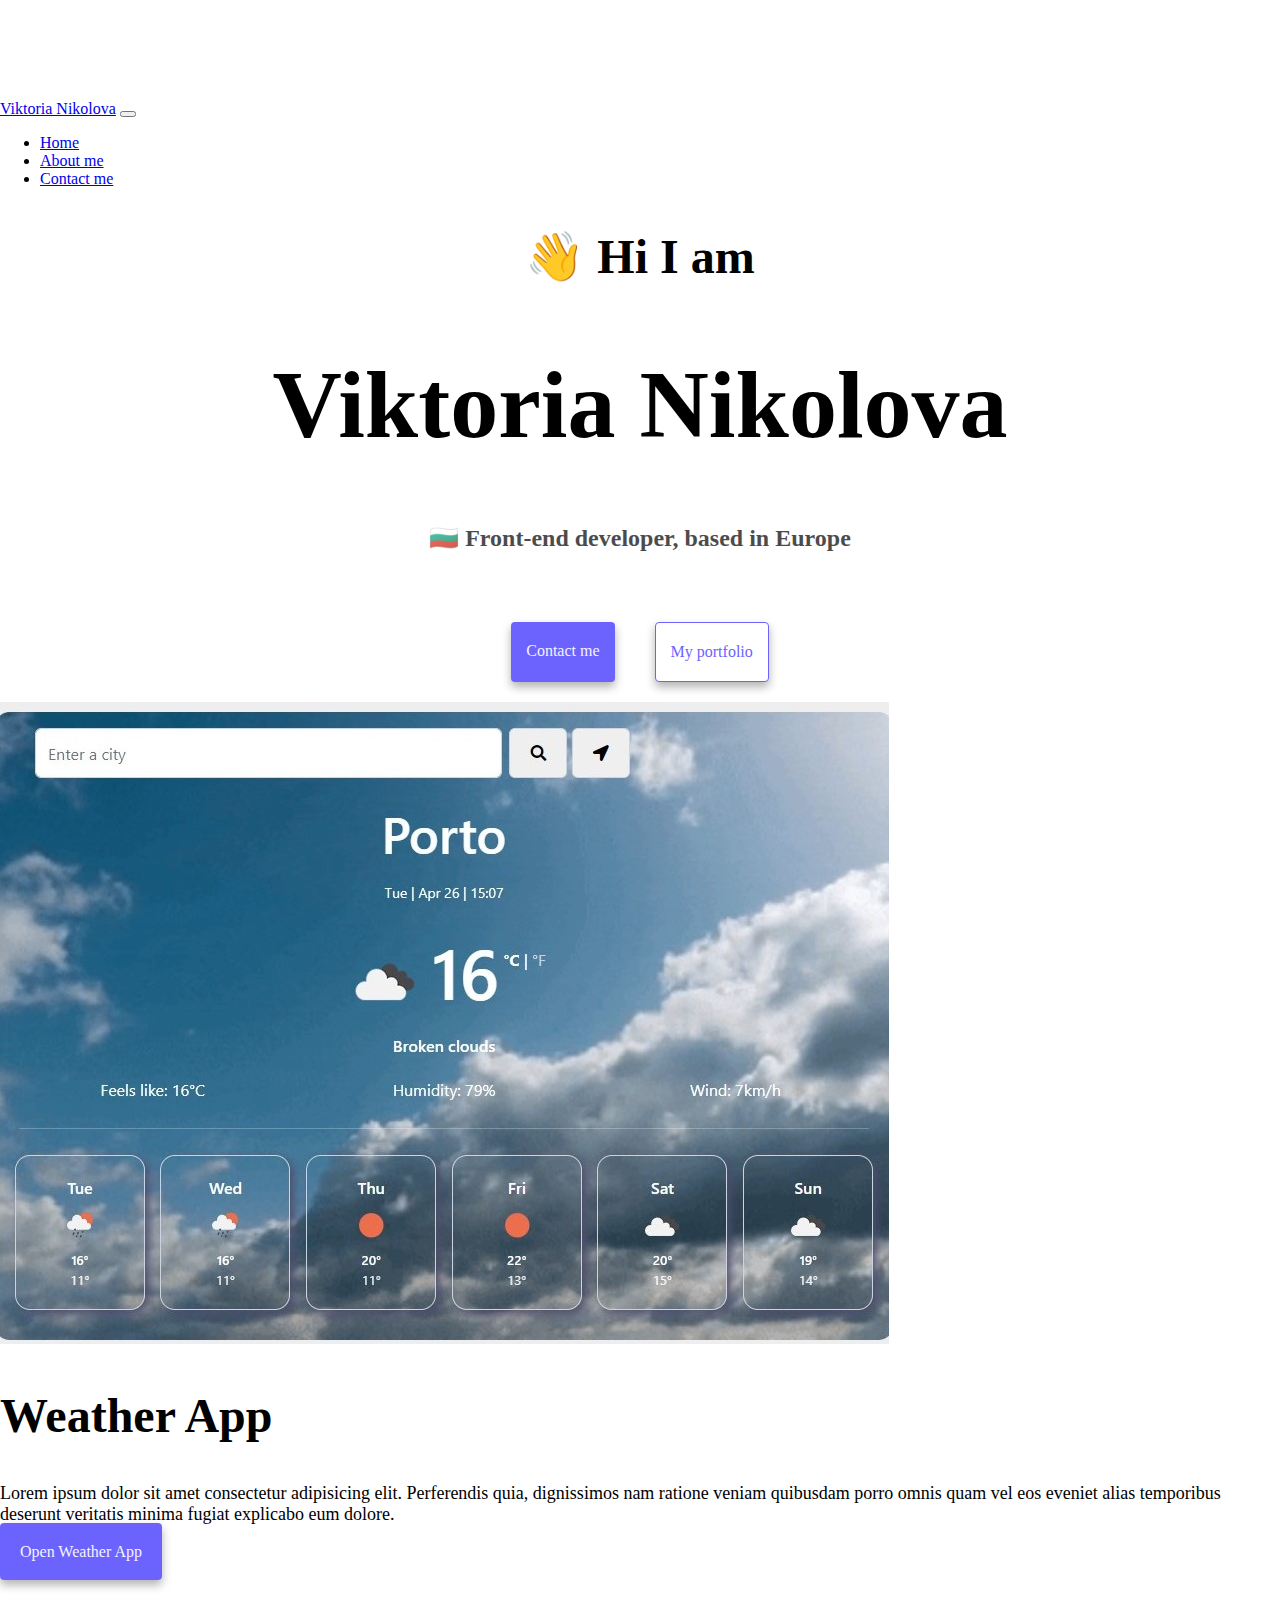
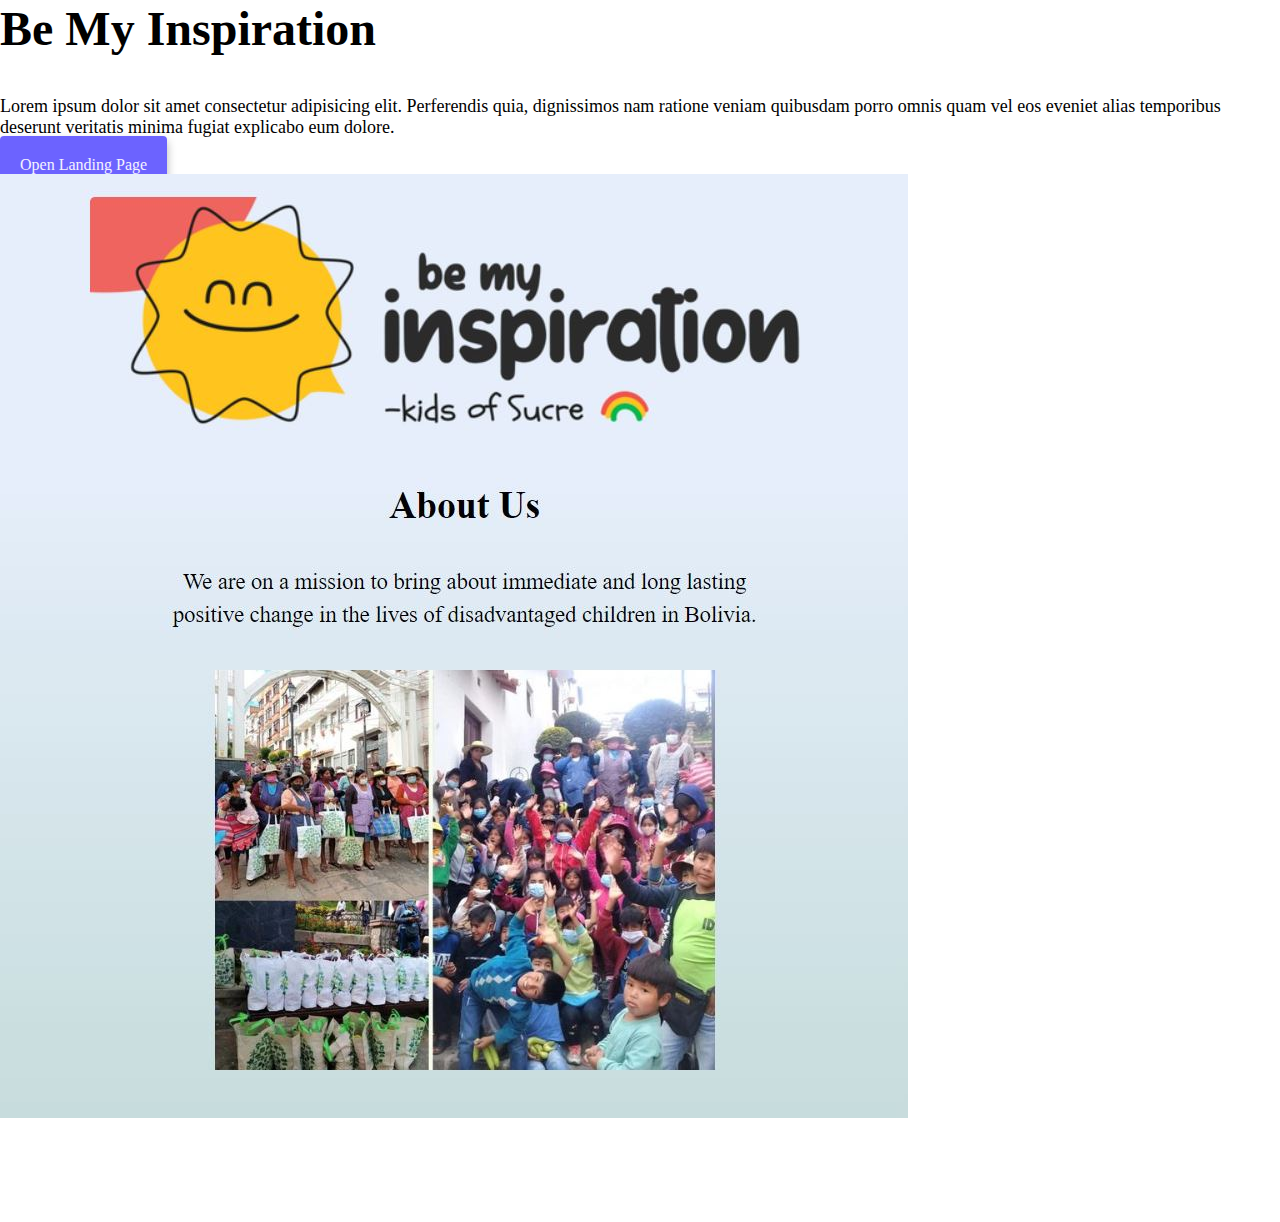
<file: index.html>
<!DOCTYPE html>
<html lang="en">
  <head>
    <meta charset="UTF-8" />
    <meta http-equiv="X-UA-Compatible" content="IE=edge" />
    <meta name="viewport" content="width=device-width, initial-scale=1.0" />
    <link
      href="https://cdn.jsdelivr.net/npm/bootstrap@5.1.3/dist/css/bootstrap.min.css"
      rel="stylesheet"
      integrity="sha384-1BmE4kWBq78iYhFldvKuhfTAU6auU8tT94WrHftjDbrCEXSU1oBoqyl2QvZ6jIW3"
      crossorigin="anonymous"
    />
    <script
      src="https://cdn.jsdelivr.net/npm/bootstrap@5.1.3/dist/js/bootstrap.bundle.min.js"
      integrity="sha384-ka7Sk0Gln4gmtz2MlQnikT1wXgYsOg+OMhuP+IlRH9sENBO0LRn5q+8nbTov4+1p"
      crossorigin="anonymous"
    ></script>
    <title>Viktoria Nikolova Front-end developer portfolio</title>
    <meta
      name="description"
      content="Front-end developer based in Europe available for freelance projects, contact her for full time software developer jobs"
    />
    <link rel="stylesheet" href="style.css" />
  </head>
  <body>
    <nav class="navbar navbar-expand-lg navbar-light bg-light fixed-top">
      <div class="container-fluid">
        <a class="navbar-brand" href="index.html">Viktoria Nikolova</a>
        <button
          class="navbar-toggler"
          type="button"
          data-bs-toggle="collapse"
          data-bs-target="#navbarNav"
          aria-controls="navbarNav"
          aria-expanded="false"
          aria-label="Toggle navigation"
        >
          <span class="navbar-toggler-icon"></span>
        </button>
        <div class="collapse navbar-collapse" id="navbarNav">
          <ul class="navbar-nav">
            <li class="nav-item">
              <a
                class="nav-link active"
                aria-current="page"
                href="index.html"
                title="homepage"
                >Home</a
              >
            </li>
            <li class="nav-item">
              <a class="nav-link" href="about.html" title="about Viktoria"
                >About me</a
              >
            </li>
            <li class="nav-item">
              <a
                class="nav-link"
                href="about.html#contact"
                title="contact Viktoria"
                >Contact me</a
              >
            </li>
          </ul>
        </div>
      </div>
    </nav>
    <h2 class="text-center">👋 Hi I am</h2>
    <h1 class="text-center">Viktoria Nikolova</h1>
    <h3 class="text-center">🇧🇬 Front-end developer, based in Europe</h3>
    <div class="navigation-links mb-5">
      <a
        href="about.html#contact"
        title="contact Viktoria Nikolova"
        class="contact-link"
        >Contact me</a
      >
      <a href="about.html" title="About me" class="about-link">My portfolio</a>
    </div>
    <div class="container">
      <div class="row">
        <div class="col-md-6">
          <img
            src="weather-app-snapshot.jpg"
            alt="weather-app image"
            class="img-fluid rounded d-none d-sm-block"
          />
        </div>
        <div class="col-md-6">
          <h2 class="mb-3">Weather App</h2>
          <p>
            Lorem ipsum dolor sit amet consectetur adipisicing elit. Perferendis
            quia, dignissimos nam ratione veniam quibusdam porro omnis quam vel
            eos eveniet alias temporibus deserunt veritatis minima fugiat
            explicabo eum dolore.
          </p>
          <div class="mt-5">
            <a
              href="https://weather-app-viktorianikolova.netlify.app"
              target="_blank"
              class="weather-link project-link"
              title="Open my weather application"
            >
              Open Weather App
            </a>
          </div>
        </div>
      </div>
      <div class="row">
        <div class="col-md-6">
          <h2 class="mb-3 mt-5">Be My Inspiration</h2>
          <p>
            Lorem ipsum dolor sit amet consectetur adipisicing elit. Perferendis
            quia, dignissimos nam ratione veniam quibusdam porro omnis quam vel
            eos eveniet alias temporibus deserunt veritatis minima fugiat
            explicabo eum dolore.
          </p>
          <div class="mt-5 mb-5">
            <a
              href="file:///C:/Users/vnikolov/OneDrive%20-%20Capgemini/Documents/She%20Codes/SheCodes%20Intro/Final%20Project.html"
              class="landing-page-link project-link"
              target="_blank"
              title="Open my landing page"
              >Open Landing Page</a
            >
          </div>
        </div>
        <div class="col-md-6 mt-5">
          <image
            src="landing-page.jpg"
            alt="landing page"
            class="img-fluid rounded d-none d-sm-block"
          />
        </div>
      </div>
    </div>
  </body>
</html>
</file>
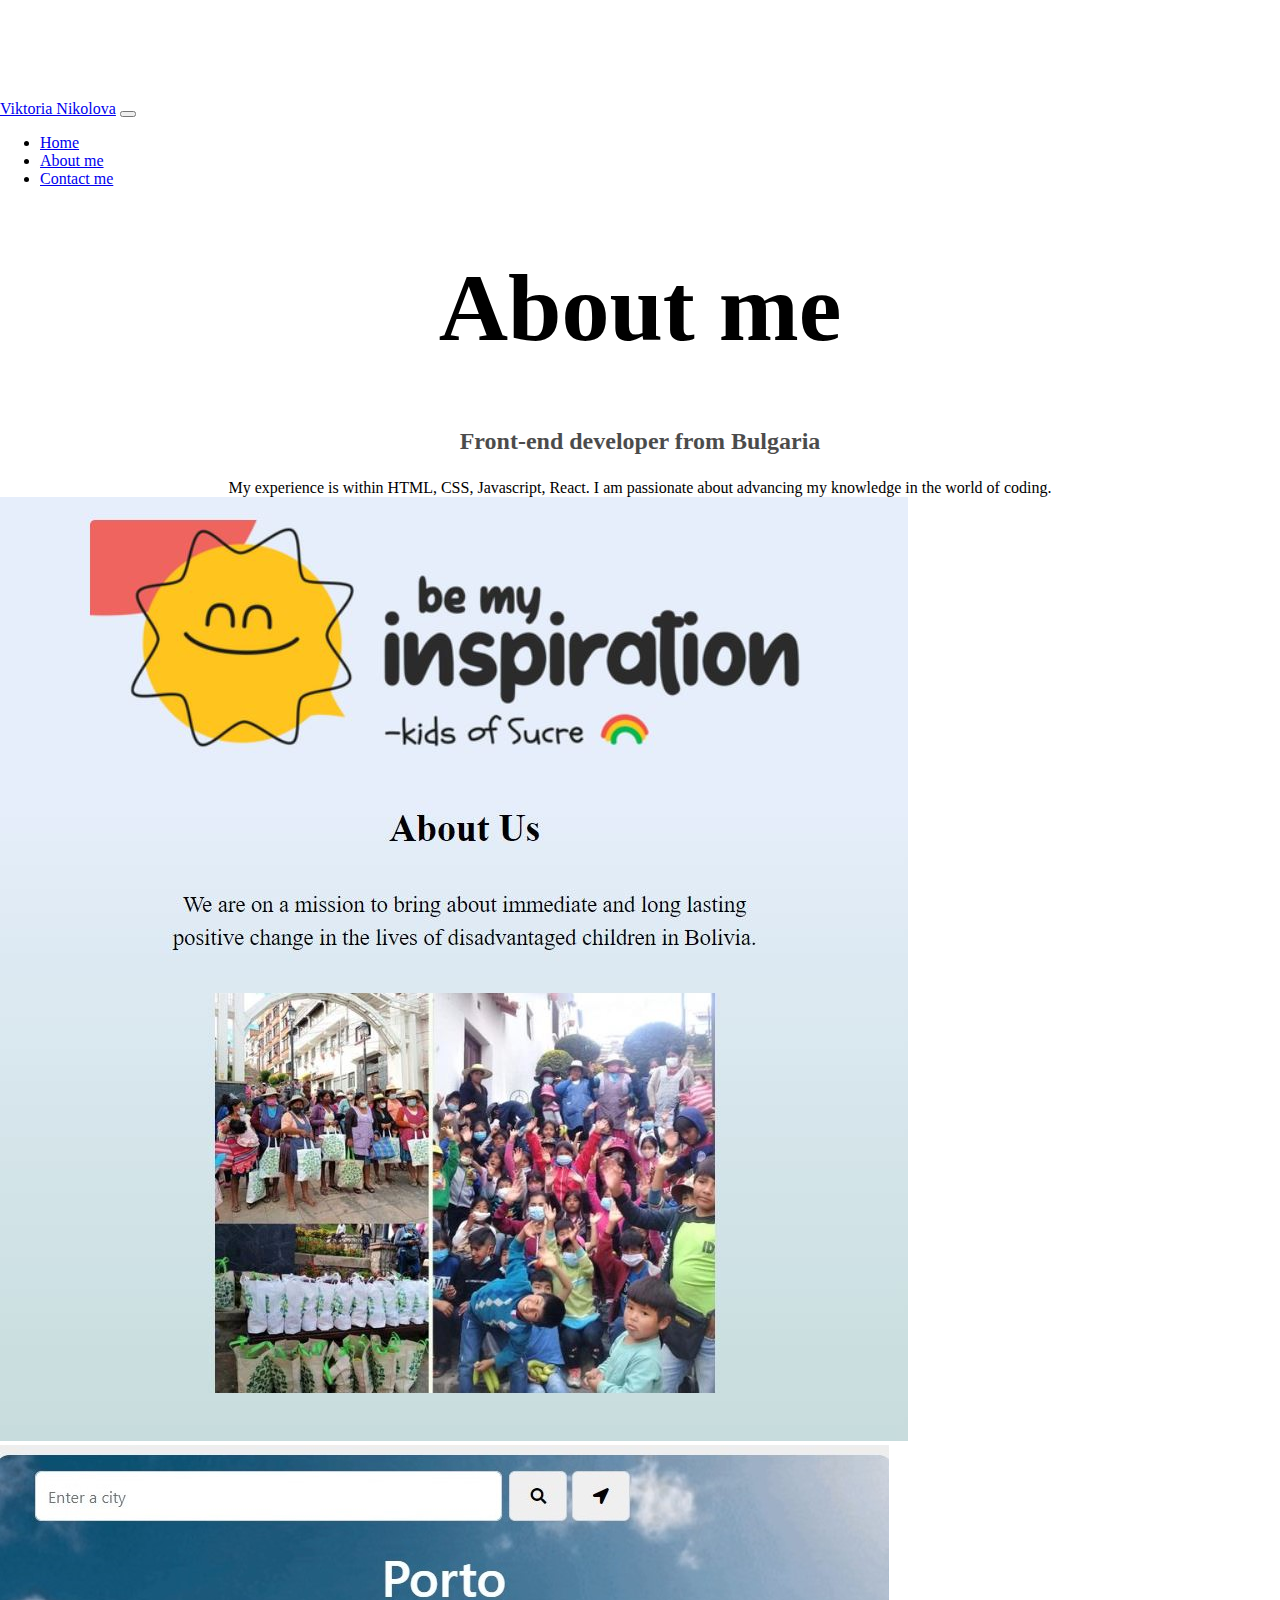
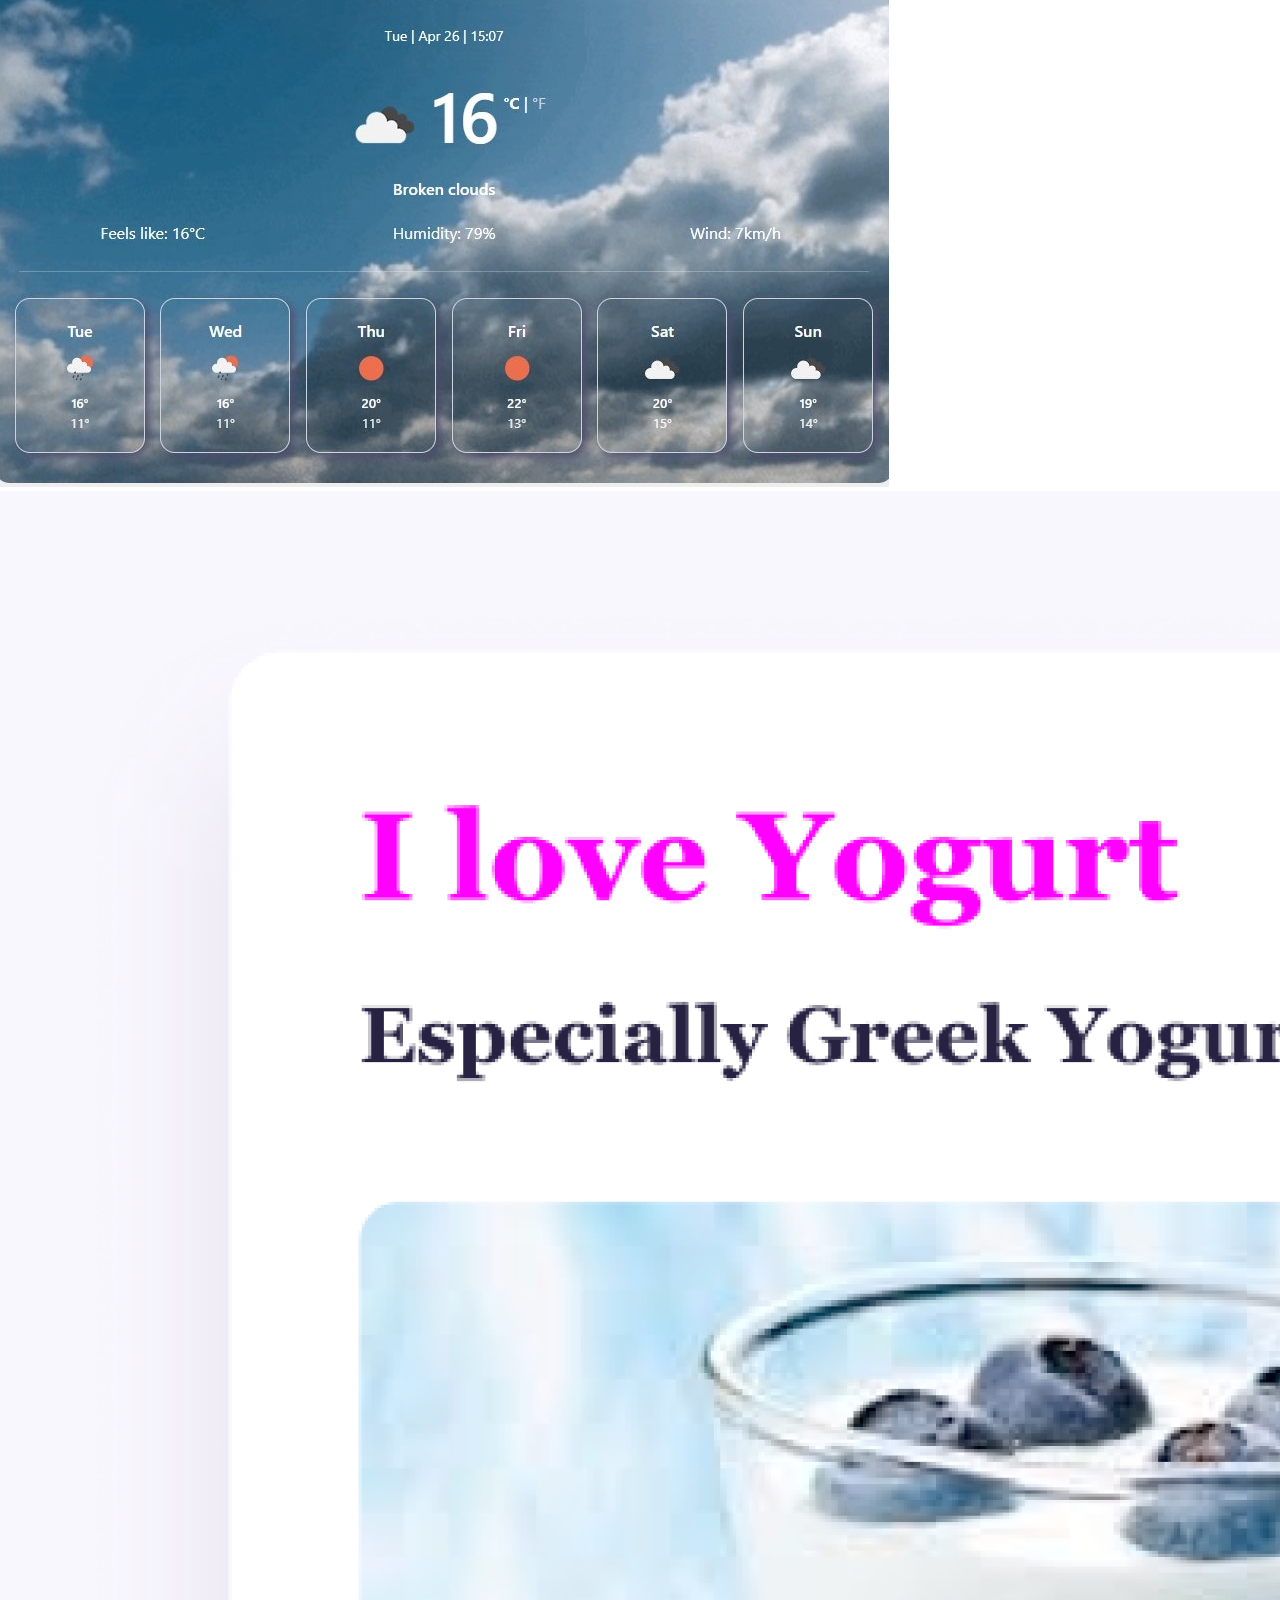
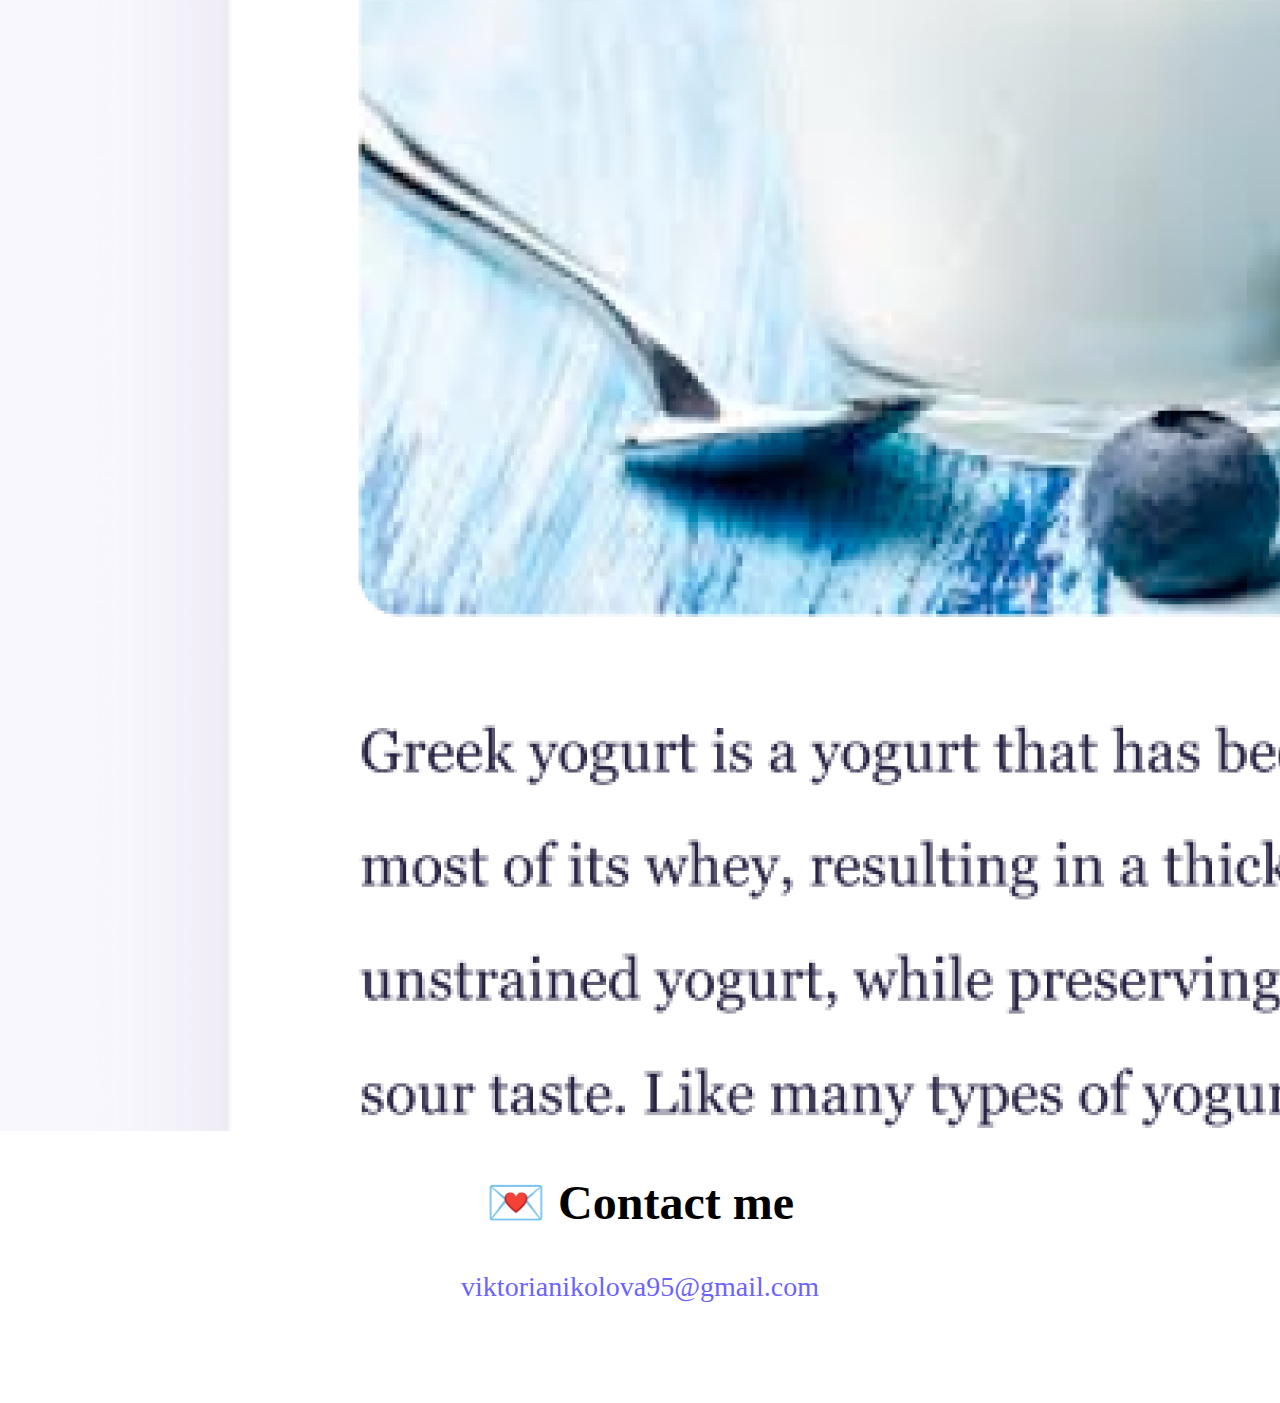
<file: about.html>
<!DOCTYPE html>
<html lang="en">
  <head>
    <meta charset="UTF-8" />
    <meta http-equiv="X-UA-Compatible" content="IE=edge" />
    <meta name="viewport" content="width=device-width, initial-scale=1.0" />
    <link
      href="https://cdn.jsdelivr.net/npm/bootstrap@5.1.3/dist/css/bootstrap.min.css"
      rel="stylesheet"
      integrity="sha384-1BmE4kWBq78iYhFldvKuhfTAU6auU8tT94WrHftjDbrCEXSU1oBoqyl2QvZ6jIW3"
      crossorigin="anonymous"
    />
    <script
      src="https://cdn.jsdelivr.net/npm/bootstrap@5.1.3/dist/js/bootstrap.bundle.min.js"
      integrity="sha384-ka7Sk0Gln4gmtz2MlQnikT1wXgYsOg+OMhuP+IlRH9sENBO0LRn5q+8nbTov4+1p"
      crossorigin="anonymous"
    ></script>
    <title>About Viktoria Nikolova</title>
    <meta
      name="description"
      content="Learn more about Viktoria- a Front-end developer based in Europe and her portfolio projects"
    />
    <link rel="stylesheet" href="style.css" />
  </head>
  <body>
    <nav class="navbar navbar-expand-lg navbar-light bg-light fixed-top">
      <div class="container-fluid">
        <a class="navbar-brand" href="index.html">Viktoria Nikolova</a>
        <button
          class="navbar-toggler"
          type="button"
          data-bs-toggle="collapse"
          data-bs-target="#navbarNav"
          aria-controls="navbarNav"
          aria-expanded="false"
          aria-label="Toggle navigation"
        >
          <span class="navbar-toggler-icon"></span>
        </button>
        <div class="collapse navbar-collapse" id="navbarNav">
          <ul class="navbar-nav">
            <li class="nav-item">
              <a
                class="nav-link"
                aria-current="page"
                href="index.html"
                title="home"
                >Home</a
              >
            </li>
            <li class="nav-item">
              <a
                class="nav-link active"
                href="about.html"
                title="about Viktoria Nikolova"
                >About me</a
              >
            </li>
            <li class="nav-item">
              <a
                class="nav-link"
                href="about.html#contact"
                title="contact Viktoria Nikolova"
                >Contact me</a
              >
            </li>
          </ul>
        </div>
      </div>
    </nav>
    <h1 class="text-center">About me</h1>
    <h3 class="text-center">Front-end developer from Bulgaria</h3>
    <div class="text-center mt-3 about-me-paragraph">
      My experience is within HTML, CSS, Javascript, React. I am passionate
      about advancing my knowledge in the world of coding.
    </div>
    <div class="container">
      <div class="row mt-5">
        <div class="col-md-4">
          <img
            src="landing-page.jpg"
            alt="landing-page-project"
            class="img-fluid p-2 mb-4 shadow rounded"
          />
        </div>
        <div class="col-md-4">
          <img
            src="weather-app-snapshot.jpg"
            alt="weather-application-project"
            class="img-fluid p-2 mb-4 shadow rounded"
          />
        </div>
        <div class="col-md-4">
          <img
            src="youghurt.png"
            alt="youghurt-project"
            class="img-fluid p-2 mb-4 shadow rounded"
          />
        </div>
      </div>
    </div>
    <div class="mt-5 mb-5">
      <h2 class="text-center">💌 Contact me</h2>
      <div id="contact">
        <a href="mailto:viktorianikolova5@gmail.com" class="email-link"
          >viktorianikolova95@gmail.com</a
        >
      </div>
    </div>
  </body>
</html>
</file>
<file: style.css>
:root {
  --primary-color: #6c63ff;
  --secondary-color: #f5f2fe;
  --box-shadow: 0 5px 10px rgba(0, 0, 0, 0.3);
}

body {
  margin: 100px 0;
}
.text-center {
  text-align: center;
}
h1 {
  font-size: 96px;
}
h2 {
  font-size: 48px;
}
h3 {
  font-size: 24px;
  opacity: 0.7;
}
p {
  font-size: 18px;
}
.navigation-links {
  display: flex;
  margin-top: 50px;
  justify-content: center;
}
.navigation-links a {
  margin: 20px;
  padding: 20px 15px;
  box-shadow: var(--box-shadow);
  text-decoration: none;
}
.contact-link {
  background: var(--primary-color);
  color: var(--secondary-color);
  border-radius: 4px;
}
.about-link {
  background: white;
  color: var(--primary-color);
  border-radius: 4px;
  border: 1px solid var(--primary-color);
}
.weather-link,
.landing-page-link {
  background: var(--primary-color);
  color: var(--secondary-color);
  border-radius: 4px;
  padding: 20px;
  text-decoration: none;
  box-shadow: var(--box-shadow);
}

.email-link {
  display: flex;
  justify-content: center;
  color: var(--primary-color);
  font-size: 28px;
  text-decoration: none;
}
.email-link:hover {
  text-decoration: underline;
}
@media (max-width: 576px) {
  .about-me-paragraph {
    margin: 10px;
  }
  .email-link {
    font-size: 20px;
  }
  p {
    text-align: center;
  }
  h2 {
    font-size: 30px;
    text-align: center;
  }
  h1 {
    font-size: 40px;
  }
  .project-link {
    display: block;
    text-align: center;
    margin: 0 20px;
  }
}
</file>
